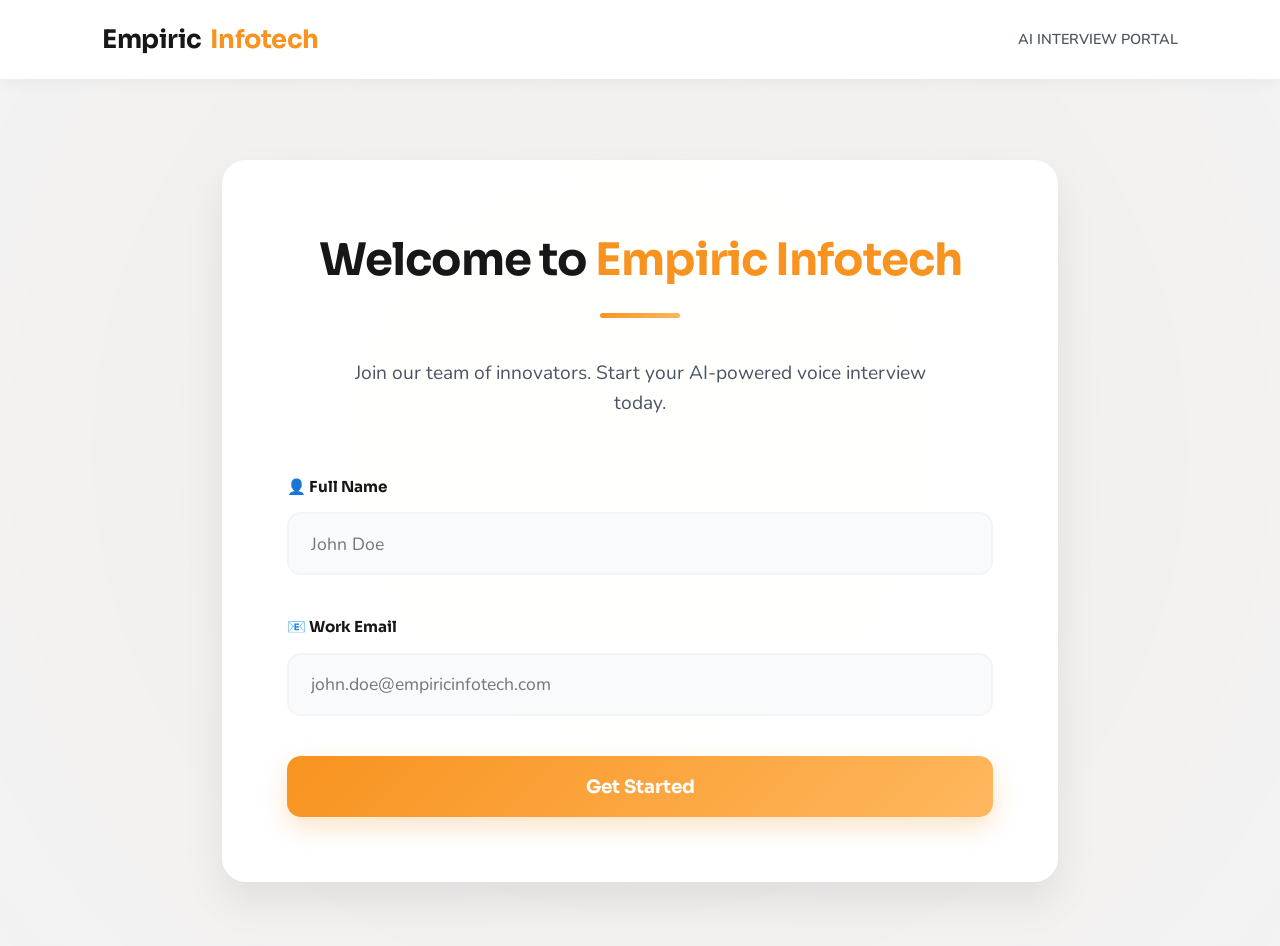
<file: frontend/index.html>
<!DOCTYPE html>
<html lang="en">

<head>
    <meta charset="UTF-8">
    <meta name="viewport" content="width=device-width, initial-scale=1.0">
    <title>AI Interview Assistant 🎤</title>
    <link rel="stylesheet" href="styles.css">
</head>

<body>
    <header class="branded-header">
        <div class="brand-logo">Empiric <span>Infotech</span></div>
        <div style="font-size: 0.9rem; color: var(--text-secondary); font-weight: 600;">AI INTERVIEW PORTAL</div>
    </header>

    <div class="container" id="app">
        <!-- Global Feedback Message -->
        <div class="feedback" id="feedback"></div>

        <!-- Registration View -->
        <div id="registration-view" class="card">
            <h1>Welcome to <span>Empiric Infotech</span></h1>
            <div class="accent-line"></div>
            <p class="subtitle">Join our team of innovators. Start your AI-powered voice interview today.</p>

            <div class="form-group">
                <label>👤 Full Name</label>
                <input type="text" id="name" placeholder="John Doe">
            </div>

            <div class="form-group">
                <label>📧 Work Email</label>
                <input type="email" id="email" placeholder="john.doe@empiricinfotech.com">
            </div>

            <button onclick="register()">
                <span>Get Started</span>
            </button>
        </div>

        <!-- Interview View -->
        <div id="interview-view" class="card hidden">
            <h1 id="status-title">🎤 Interview in Progress</h1>

            <!-- Progress Bar -->
            <div class="progress-container" id="progress-container">
                <div class="progress-bar">
                    <div class="progress-fill" id="progress-fill" style="width: 0%"></div>
                </div>
                <p class="progress-text" id="progress-text">Question 1 of 10</p>
            </div>

            <!-- AI Video Avatar -->
            <div class="video-avatar-container">
                <div class="video-wrapper">
                    <img id="avatar-image" src="interviewer.jpg" alt="HR Interviewer" class="avatar-video">
                    <div class="avatar-status" id="avatar-status">
                        <span class="status-indicator"></span>
                        <span class="status-text">Ready to start</span>
                    </div>
                </div>
                <p class="avatar-label">Sarah Johnson - HR Manager</p>
            </div>

            <!-- Question Display -->
            <div id="question-text">Initializing your interview...</div>

            <!-- Recording Controls -->
            <div class="recording-status">
                <div id="mic-button" class="mic-button inactive" onclick="toggleRecording()">
                    <svg width="40" height="40" fill="white" viewBox="0 0 24 24">
                        <path d="M12 14c1.66 0 3-1.34 3-3V5c0-1.66-1.34-3-3-3S9 3.34 9 5v6c0 1.66 1.34 3 3 3z" />
                        <path
                            d="M17 11c0 2.76-2.24 5-5 5s-5-2.24-5-5H5c0 3.53 2.61 6.43 6 6.92V21h2v-3.08c3.39-.49 6-3.39 6-6.92h-2z" />
                    </svg>
                </div>

                <!-- Waveform Animation -->
                <div class="waveform" id="waveform">
                    <div class="wave-bar"></div>
                    <div class="wave-bar"></div>
                    <div class="wave-bar"></div>
                    <div class="wave-bar"></div>
                    <div class="wave-bar"></div>
                </div>
            </div>

            <p id="mic-label">🎧 Listen carefully...</p>


            <audio id="audio-player" class="hidden" onended="onAudioEnded()"></audio>
        </div>

        <!-- Completion View -->
        <div id="completion-view" class="card hidden completion-card">
            <div class="completion-icon">🎉</div>
            <h1>Interview Complete!</h1>
            <p class="subtitle">Thank you for your time! Our HR team will review your responses and get back to you
                soon.
            </p>
            <div
                style="margin-top: 2rem; padding: 1.5rem; background: rgba(255,255,255,0.05); border-radius: 1rem; border: 1px solid rgba(255,255,255,0.1);">
                <p style="font-size: 1.1rem; color: var(--accent); font-weight: 500;">You may now close this window.</p>
                <p style="font-size: 0.9rem; color: var(--text-secondary); margin-top: 0.5rem;">Your responses have been
                    saved successfully.</p>
            </div>
        </div>
    </div>

    <script src="app.js"></script>
</body>

</html>
</file>
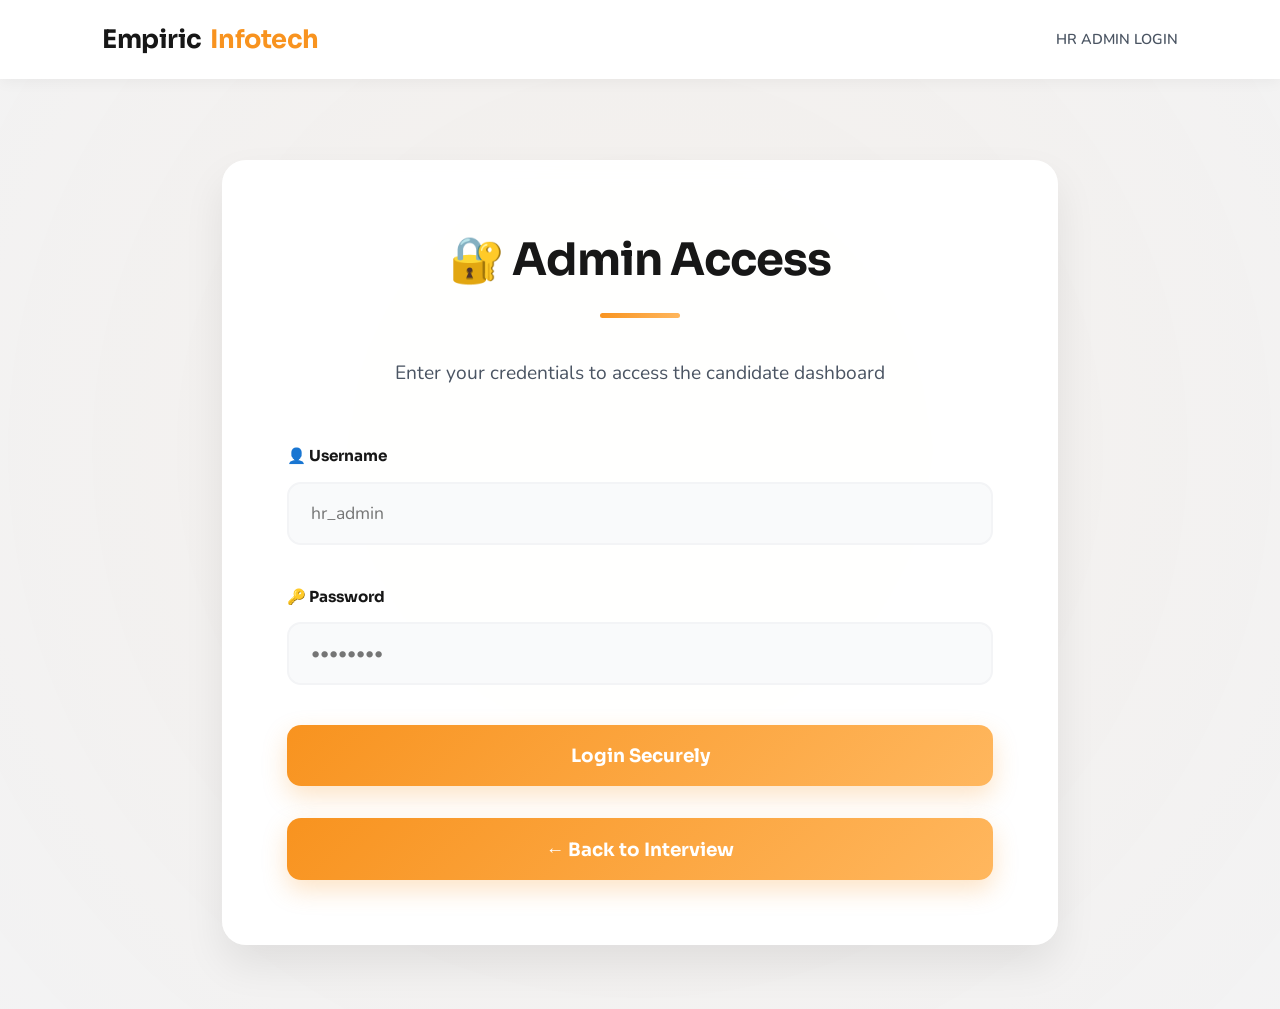
<file: frontend/hr_login.html>
<!DOCTYPE html>
<html lang="en">

<head>
    <meta charset="UTF-8">
    <meta name="viewport" content="width=device-width, initial-scale=1.0">
    <title>HR Login 🔐</title>
    <link rel="stylesheet" href="styles.css">
</head>

<body>
    <header class="branded-header">
        <div class="brand-logo">Empiric <span>Infotech</span></div>
        <div style="font-size: 0.9rem; color: var(--text-secondary); font-weight: 600;">HR ADMIN LOGIN</div>
    </header>

    <div class="container">
        <div class="card">
            <h1>🔐 Admin Access</h1>
            <div class="accent-line"></div>
            <p class="subtitle">Enter your credentials to access the candidate dashboard</p>

            <div class="form-group">
                <label>👤 Username</label>
                <input type="text" id="username" placeholder="hr_admin">
            </div>

            <div class="form-group">
                <label>🔑 Password</label>
                <input type="password" id="password" placeholder="••••••••">
            </div>

            <button onclick="login()">
                <span>Login Securely</span>
            </button>

            <div class="feedback" id="feedback"></div>

            <button onclick="location.href='/'" class="dashboard-btn btn-secondary"
                style="margin: 2rem auto 0; display: block;">
                <span>← Back to Interview</span>
            </button>
        </div>
    </div>

    <script>
        // Simple client-side authentication (for demo)
        // In production, use proper backend authentication
        const HR_CREDENTIALS = {
            username: 'hr_admin',
            password: 'hr123'
        };

        function showFeedback(message) {
            const feedback = document.getElementById('feedback');
            feedback.textContent = message;
            feedback.classList.add('show');
            setTimeout(() => feedback.classList.remove('show'), 3000);
        }

        function login() {
            const username = document.getElementById('username').value.trim();
            const password = document.getElementById('password').value.trim();

            if (!username || !password) {
                showFeedback('⚠️ Please enter both username and password');
                return;
            }

            if (username === HR_CREDENTIALS.username && password === HR_CREDENTIALS.password) {
                // Store login status
                sessionStorage.setItem('hr_logged_in', 'true');
                showFeedback('✅ Login successful! Redirecting...');
                setTimeout(() => {
                    window.location.href = '/dashboard.html';
                }, 1000);
            } else {
                showFeedback('❌ Invalid credentials. Try: hr_admin / hr123');
            }
        }

        // Allow Enter key to submit
        document.addEventListener('keypress', (e) => {
            if (e.key === 'Enter') {
                login();
            }
        });
    </script>
</body>

</html>
</file>
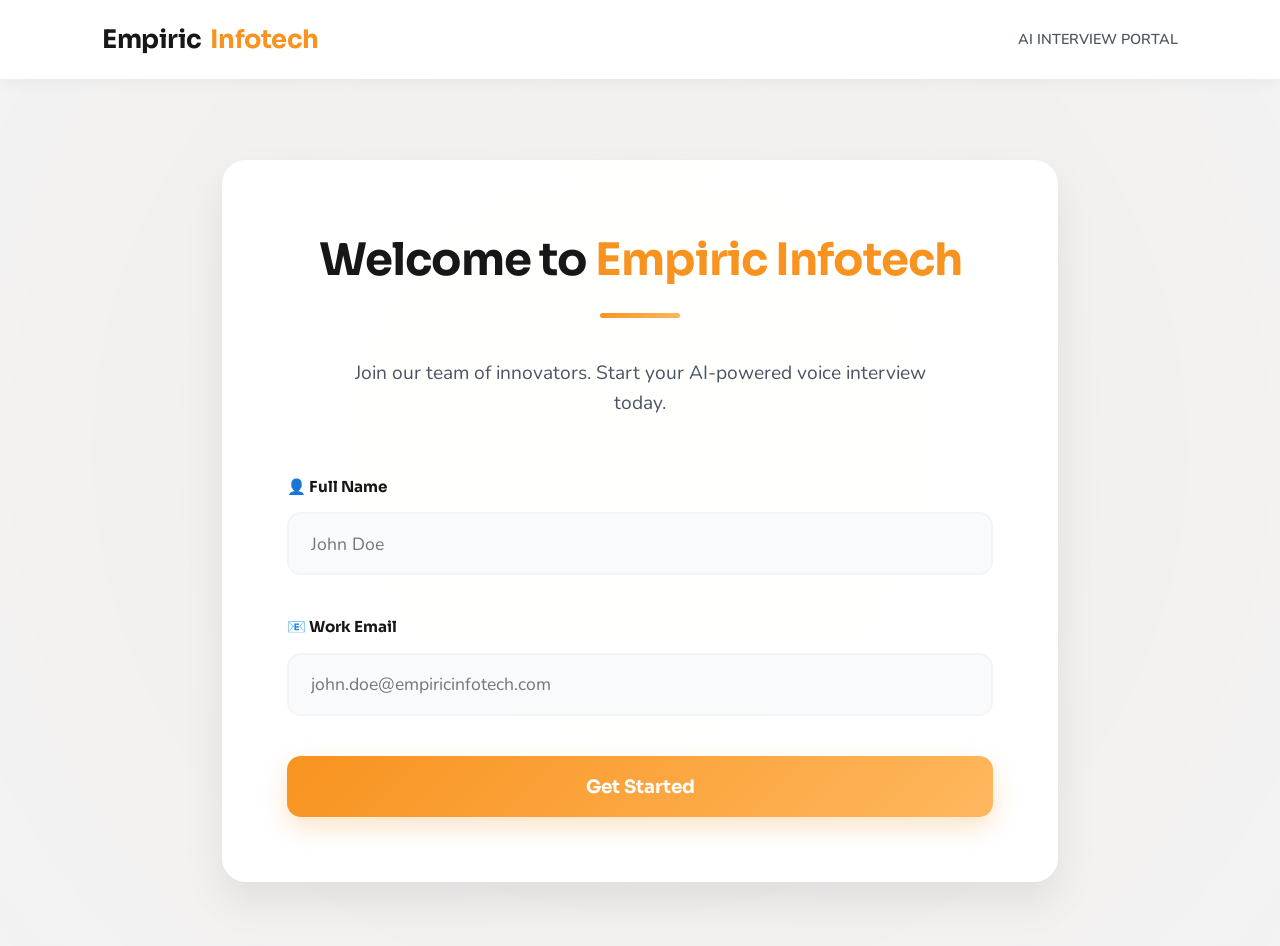
<file: frontend/index-DESKTOP-M06KJ0G.html>
<!DOCTYPE html>
<html lang="en">

<head>
    <meta charset="UTF-8">
    <meta name="viewport" content="width=device-width, initial-scale=1.0">
    <title>AI Interview Assistant 🎤</title>
    <link rel="stylesheet" href="styles.css">
</head>

<body>
    <header class="branded-header">
        <div class="brand-logo">Empiric <span>Infotech</span></div>
        <div style="font-size: 0.9rem; color: var(--text-secondary); font-weight: 600;">AI INTERVIEW PORTAL</div>
    </header>

    <div class="container" id="app">
        <!-- Global Feedback Message -->
        <div class="feedback" id="feedback"></div>

        <!-- Registration View -->
        <div id="registration-view" class="card">
            <h1>Welcome to <span>Empiric Infotech</span></h1>
            <div class="accent-line"></div>
            <p class="subtitle">Join our team of innovators. Start your AI-powered voice interview today.</p>

            <div class="form-group">
                <label>👤 Full Name</label>
                <input type="text" id="name" placeholder="John Doe">
            </div>

            <div class="form-group">
                <label>📧 Work Email</label>
                <input type="email" id="email" placeholder="john.doe@empiricinfotech.com">
            </div>

            <button onclick="register()">
                <span>Get Started</span>
            </button>
        </div>

        <!-- Interview View -->
        <div id="interview-view" class="card hidden">
            <h1 id="status-title">🎤 Interview in Progress</h1>

            <!-- Progress Bar -->
            <div class="progress-container" id="progress-container">
                <div class="progress-bar">
                    <div class="progress-fill" id="progress-fill" style="width: 0%"></div>
                </div>
                <p class="progress-text" id="progress-text">Question 1 of 10</p>
            </div>

            <!-- AI Video Avatar -->
            <div class="video-avatar-container">
                <div class="video-wrapper">
                    <img id="avatar-image" src="interviewer.jpg" alt="HR Interviewer" class="avatar-video">
                    <div class="avatar-status" id="avatar-status">
                        <span class="status-indicator"></span>
                        <span class="status-text">Ready to start</span>
                    </div>
                </div>
                <p class="avatar-label">Sarah Johnson - HR Manager</p>
            </div>

            <!-- Question Display -->
            <div id="question-text">Initializing your interview...</div>

            <!-- Ready Check Overlay -->
            <div id="ready-overlay" class="ready-overlay">
                <div class="ready-content">
                    <h2>👋 Ready to begin?</h2>
                    <p>Please ensure your microphone is working and you are in a quiet environment.</p>
                    <button onclick="beginInterview()" class="start-btn">
                        <span>▶️ Start Interview</span>
                    </button>
                </div>
            </div>

            <!-- Recording Controls -->
            <div class="recording-status">
                <div id="mic-button" class="mic-button inactive" onclick="toggleRecording()">
                    <svg width="40" height="40" fill="white" viewBox="0 0 24 24">
                        <path d="M12 14c1.66 0 3-1.34 3-3V5c0-1.66-1.34-3-3-3S9 3.34 9 5v6c0 1.66 1.34 3 3 3z" />
                        <path
                            d="M17 11c0 2.76-2.24 5-5 5s-5-2.24-5-5H5c0 3.53 2.61 6.43 6 6.92V21h2v-3.08c3.39-.49 6-3.39 6-6.92h-2z" />
                    </svg>
                </div>

                <!-- Waveform Animation -->
                <div class="waveform" id="waveform">
                    <div class="wave-bar"></div>
                    <div class="wave-bar"></div>
                    <div class="wave-bar"></div>
                    <div class="wave-bar"></div>
                    <div class="wave-bar"></div>
                </div>
            </div>

            <p id="mic-label">🎧 Listen carefully...</p>




            <audio id="audio-player" class="hidden" onended="onAudioEnded()"></audio>
        </div>

        <!-- Completion View -->
        <div id="completion-view" class="card hidden completion-card">
            <div class="completion-content">
                <div class="success-ring">
                    <div class="success-icon">✨</div>
                </div>
                <h1 class="magic-text">Interview <span>Complete!</span></h1>
                <div class="accent-line"></div>
                <h2>Thank you, <span id="display-name">Candidate</span>!</h2>
                <p class="subtitle closing-message">
                    You have successfully completed the interview session.
                    <strong>Our recruitment team will review your profile and contact you very soon.</strong>
                </p>
                <div class="success-features">
                    <div class="feature-item">
                        <span class="feature-icon">📝</span>
                        <p>Responses Saved</p>
                    </div>
                    <div class="feature-item">
                        <span class="feature-icon">📊</span>
                        <p>Performance Analyzed</p>
                    </div>
                    <div class="feature-item">
                        <span class="feature-icon">📞</span>
                        <p>Next Steps Soon</p>
                    </div>
                </div>
                <div class="closing-footer">
                    <p>You may now close this window safely.</p>
                </div>
            </div>
        </div>
    </div>

    <script src="app.js"></script>
</body>

</html>
</file>
<file: frontend/styles.css>
@import url('https://fonts.googleapis.com/css2?family=Sora:wght@400;600;700&family=Nunito:wght@300;400;600;700&display=swap');

:root {
    /* Empiric Infotech Branded Palette */
    --primary: #F8931F;
    /* Branded Orange */
    --primary-dark: #d67a10;
    --primary-gradient: linear-gradient(135deg, #F8931F 0%, #FFB75E 100%);
    --secondary: #171717;
    /* Primary Dark Gray */
    --success: #10b981;
    --bg-body: #F3F4F6;
    /* Light Gray Background */
    --bg-card: rgba(255, 255, 255, 0.95);
    --text-primary: #171717;
    --text-secondary: #4B5563;
    /* Medium Gray */
    --border-color: rgba(0, 0, 0, 0.05);
    --shadow-soft: 0 10px 30px rgba(0, 0, 0, 0.04);
    --shadow-premium: 0 20px 40px rgba(0, 0, 0, 0.08);
}

* {
    margin: 0;
    padding: 0;
    box-sizing: border-box;
}

body {
    font-family: 'Nunito', sans-serif;
    background: var(--bg-body);
    color: var(--text-primary);
    min-height: 100vh;
    display: flex;
    flex-direction: column;
    align-items: center;
    line-height: 1.6;
    overflow-x: hidden;
}

/* Premium Background Pattern */
body::before {
    content: '';
    position: fixed;
    top: -50%;
    left: -50%;
    width: 200%;
    height: 200%;
    background: radial-gradient(circle at center, rgba(248, 147, 31, 0.05) 0%, transparent 70%);
    z-index: -1;
    animation: rotateBg 60s linear infinite;
}

@keyframes rotateBg {
    from {
        transform: rotate(0deg);
    }

    to {
        transform: rotate(360deg);
    }
}

/* Branding Header */
.branded-header {
    width: 100%;
    padding: 1.2rem 8%;
    display: flex;
    justify-content: space-between;
    align-items: center;
    background: #ffffff;
    box-shadow: 0 2px 15px rgba(0, 0, 0, 0.05);
    position: fixed;
    top: 0;
    left: 0;
    z-index: 1000;
}

.brand-logo {
    font-family: 'Sora', sans-serif;
    font-weight: 700;
    font-size: 1.6rem;
    color: var(--secondary);
    display: flex;
    align-items: center;
    gap: 0.5rem;
    letter-spacing: -0.5px;
}

.brand-logo span {
    color: var(--primary);
}

.container {
    width: 100%;
    max-width: 900px;
    padding: 10rem 2rem 4rem;
    /* Balanced top padding for fixed header */
}

/* Premium Cards with Glassmorphism */
.card {
    background: var(--bg-card);
    backdrop-filter: blur(12px);
    border-radius: 24px;
    padding: 4rem;
    box-shadow: var(--shadow-premium);
    border: 1px solid rgba(255, 255, 255, 0.6);
    transition: all 0.4s cubic-bezier(0.165, 0.84, 0.44, 1);
}

/* Typography Overhaul */
h1 {
    font-family: 'Sora', sans-serif;
    font-size: 2.8rem;
    font-weight: 700;
    color: var(--secondary);
    margin-bottom: 1rem;
    text-align: center;
    letter-spacing: -1px;
}

/* Spans in headers use brand color */
h1 span {
    color: var(--primary);
}

.subtitle {
    font-size: 1.2rem;
    color: var(--text-secondary);
    margin-bottom: 3.5rem;
    text-align: center;
    max-width: 600px;
    margin-left: auto;
    margin-right: auto;
}

/* Branded Accent Line */
.accent-line {
    width: 80px;
    height: 5px;
    background: var(--primary-gradient);
    margin: 0 auto 2.5rem;
    border-radius: 10px;
}

/* Buttons with high-end interaction */
button {
    width: 100%;
    padding: 1.2rem;
    background: var(--primary-gradient);
    border: none;
    border-radius: 14px;
    color: white;
    font-family: 'Sora', sans-serif;
    font-weight: 700;
    font-size: 1.15rem;
    cursor: pointer;
    box-shadow: 0 10px 25px rgba(248, 147, 31, 0.25);
    transition: all 0.3s cubic-bezier(0.175, 0.885, 0.32, 1.275);
    display: flex;
    justify-content: center;
    align-items: center;
    gap: 10px;
}

button:hover {
    transform: translateY(-4px);
    box-shadow: 0 15px 35px rgba(248, 147, 31, 0.35);
}

button:active {
    transform: scale(0.98);
}

/* Form Elements Enhancement */
.form-group {
    margin-bottom: 2.5rem;
}

label {
    font-family: 'Sora', sans-serif;
    display: block;
    margin-bottom: 0.8rem;
    font-weight: 700;
    color: var(--secondary);
    font-size: 0.95rem;
}

input {
    width: 100%;
    padding: 1.1rem 1.4rem;
    border-radius: 14px;
    border: 2px solid #F3F4F6;
    background: #F9FAFB;
    font-family: 'Nunito', sans-serif;
    font-size: 1.1rem;
    transition: all 0.3s ease;
    color: var(--text-primary);
}

input:focus {
    outline: none;
    border-color: var(--primary);
    background: white;
    box-shadow: 0 0 0 5px rgba(248, 147, 31, 0.1);
}

/* Avatar UI Overhaul */
.video-avatar-container {
    display: flex;
    flex-direction: column;
    align-items: center;
    margin: 3rem 0;
}

.video-wrapper {
    position: relative;
    width: 260px;
    height: 260px;
    border-radius: 40px;
    /* Modern squircle/rounded corner */
    background: #ffffff;
    padding: 10px;
    box-shadow: var(--shadow-premium);
    transition: all 0.4s ease;
}

.video-wrapper.speaking {
    padding: 6px;
    background: var(--primary-gradient);
    animation: avatarPulse 2s infinite;
}

@keyframes avatarPulse {

    0%,
    100% {
        transform: scale(1);
        box-shadow: var(--shadow-premium);
    }

    50% {
        transform: scale(1.02);
        box-shadow: 0 25px 50px rgba(248, 147, 31, 0.15);
    }
}

.avatar-video {
    width: 100%;
    height: 100%;
    object-fit: cover;
    border-radius: 32px;
}

.avatar-status {
    position: absolute;
    bottom: -15px;
    left: 50%;
    transform: translateX(-50%);
    background: #ffffff;
    padding: 10px 24px;
    border-radius: 30px;
    display: flex;
    align-items: center;
    gap: 10px;
    font-size: 0.95rem;
    font-weight: 800;
    color: var(--secondary);
    box-shadow: 0 10px 20px rgba(0, 0, 0, 0.1);
    z-index: 5;
    white-space: nowrap;
}

.status-indicator {
    width: 12px;
    height: 12px;
    border-radius: 50%;
    background: #10B981;
}

.status-indicator.speaking {
    background: var(--primary);
    animation: blink 1s infinite;
}

@keyframes blink {
    50% {
        opacity: 0.5;
    }
}

.avatar-label {
    margin-top: 2.5rem;
    font-family: 'Sora', sans-serif;
    font-size: 1.4rem;
    color: var(--secondary);
    font-weight: 800;
}

/* Modern Question Text View */
#question-text {
    background: #ffffff;
    border-top: 8px solid var(--primary);
    padding: 3.5rem 2.5rem;
    border-radius: 20px;
    font-size: 1.6rem;
    font-weight: 700;
    color: var(--secondary);
    box-shadow: 0 15px 40px rgba(0, 0, 0, 0.03);
    margin: 3rem 0;
    text-align: center;
    min-height: 160px;
    display: flex;
    align-items: center;
    justify-content: center;
    line-height: 1.4;
}

/* Microphone UI - Dark & Dramatic contrast */
.recording-status {
    display: flex;
    flex-direction: column;
    align-items: center;
    gap: 2rem;
    margin: 4rem 0;
}

.mic-button {
    width: 100px;
    height: 100px;
    background: var(--secondary);
    border-radius: 50%;
    display: flex;
    justify-content: center;
    align-items: center;
    cursor: pointer;
    transition: all 0.3s cubic-bezier(0.175, 0.885, 0.32, 1.275);
    box-shadow: 0 15px 30px rgba(0, 0, 0, 0.15);
}

.mic-button:hover {
    transform: scale(1.1);
    background: var(--primary);
}

.mic-button.recording {
    background: #EF4444;
    animation: micActivePulse 1.5s infinite;
}

@keyframes micActivePulse {
    0% {
        box-shadow: 0 0 0 0 rgba(239, 68, 68, 0.4);
    }

    70% {
        box-shadow: 0 0 0 25px rgba(239, 68, 68, 0);
    }

    100% {
        box-shadow: 0 0 0 0 rgba(239, 68, 68, 0);
    }
}

.mic-button.disabled {
    background: #E5E7EB !important;
    cursor: not-allowed;
    opacity: 0.5;
    box-shadow: none !important;
}

#mic-label {
    font-size: 1.1rem;
    font-weight: 700;
    color: var(--text-secondary);
    letter-spacing: 0.5px;
}

/* Progress bar Enhancement */
.progress-container {
    margin-bottom: 4rem;
}

.progress-bar {
    height: 16px;
    background: #F3F4F6;
    border-radius: 20px;
    overflow: hidden;
    border: 1px solid #E5E7EB;
}

.progress-fill {
    height: 100%;
    background: var(--primary-gradient);
}

.progress-text {
    font-family: 'Sora', sans-serif;
    font-weight: 800;
    color: var(--primary);
    text-align: right;
    margin-top: 0.8rem;
    font-size: 1rem;
}

/* Feedback notifications */
.feedback {
    background: #ffffff;
    padding: 1.2rem 3rem;
    border-radius: 40px;
    box-shadow: 0 20px 50px rgba(0, 0, 0, 0.1);
    position: fixed;
    top: 6rem;
    left: 50%;
    transform: translateX(-50%) translateY(-30px);
    opacity: 0;
    transition: all 0.4s cubic-bezier(0.19, 1, 0.22, 1);
    z-index: 2000;
    border: none;
    font-weight: 800;
    font-family: 'Sora', sans-serif;
    color: var(--secondary);
}

.feedback.show {
    opacity: 1;
    transform: translateX(-50%) translateY(0);
}

.feedback.error {
    background: #FEF2F2;
    color: #DC2626;
}

/* Waveform Visuals */
.waveform {
    height: 40px;
    gap: 8px;
}

.wave-bar {
    width: 6px;
    background: var(--primary-gradient);
    border-radius: 10px;
}

/* Completion Card Decorations */
.completion-icon {
    font-size: 5rem;
    margin-bottom: 2rem;
    display: block;
    text-align: center;
}

/* Utility */
.hidden {
    display: none !important;
}

/* Dashboard Tables - Branded */
table {
    width: 100%;
    border-collapse: separate;
    border-spacing: 0 10px;
    margin-top: 2rem;
}

th {
    padding: 1rem 1.5rem;
    text-align: left;
    font-family: 'Sora', sans-serif;
    font-weight: 700;
    color: var(--text-secondary);
    font-size: 0.85rem;
    text-transform: uppercase;
}

td {
    background: white;
    padding: 1.5rem;
    box-shadow: 0 4px 10px rgba(0, 0, 0, 0.02);
}

td:first-child {
    border-radius: 15px 0 0 15px;
}

td:last-child {
    border-radius: 0 15px 15px 0;
}

tr:hover td {
    background: #FFFBF7;
}
</file>
